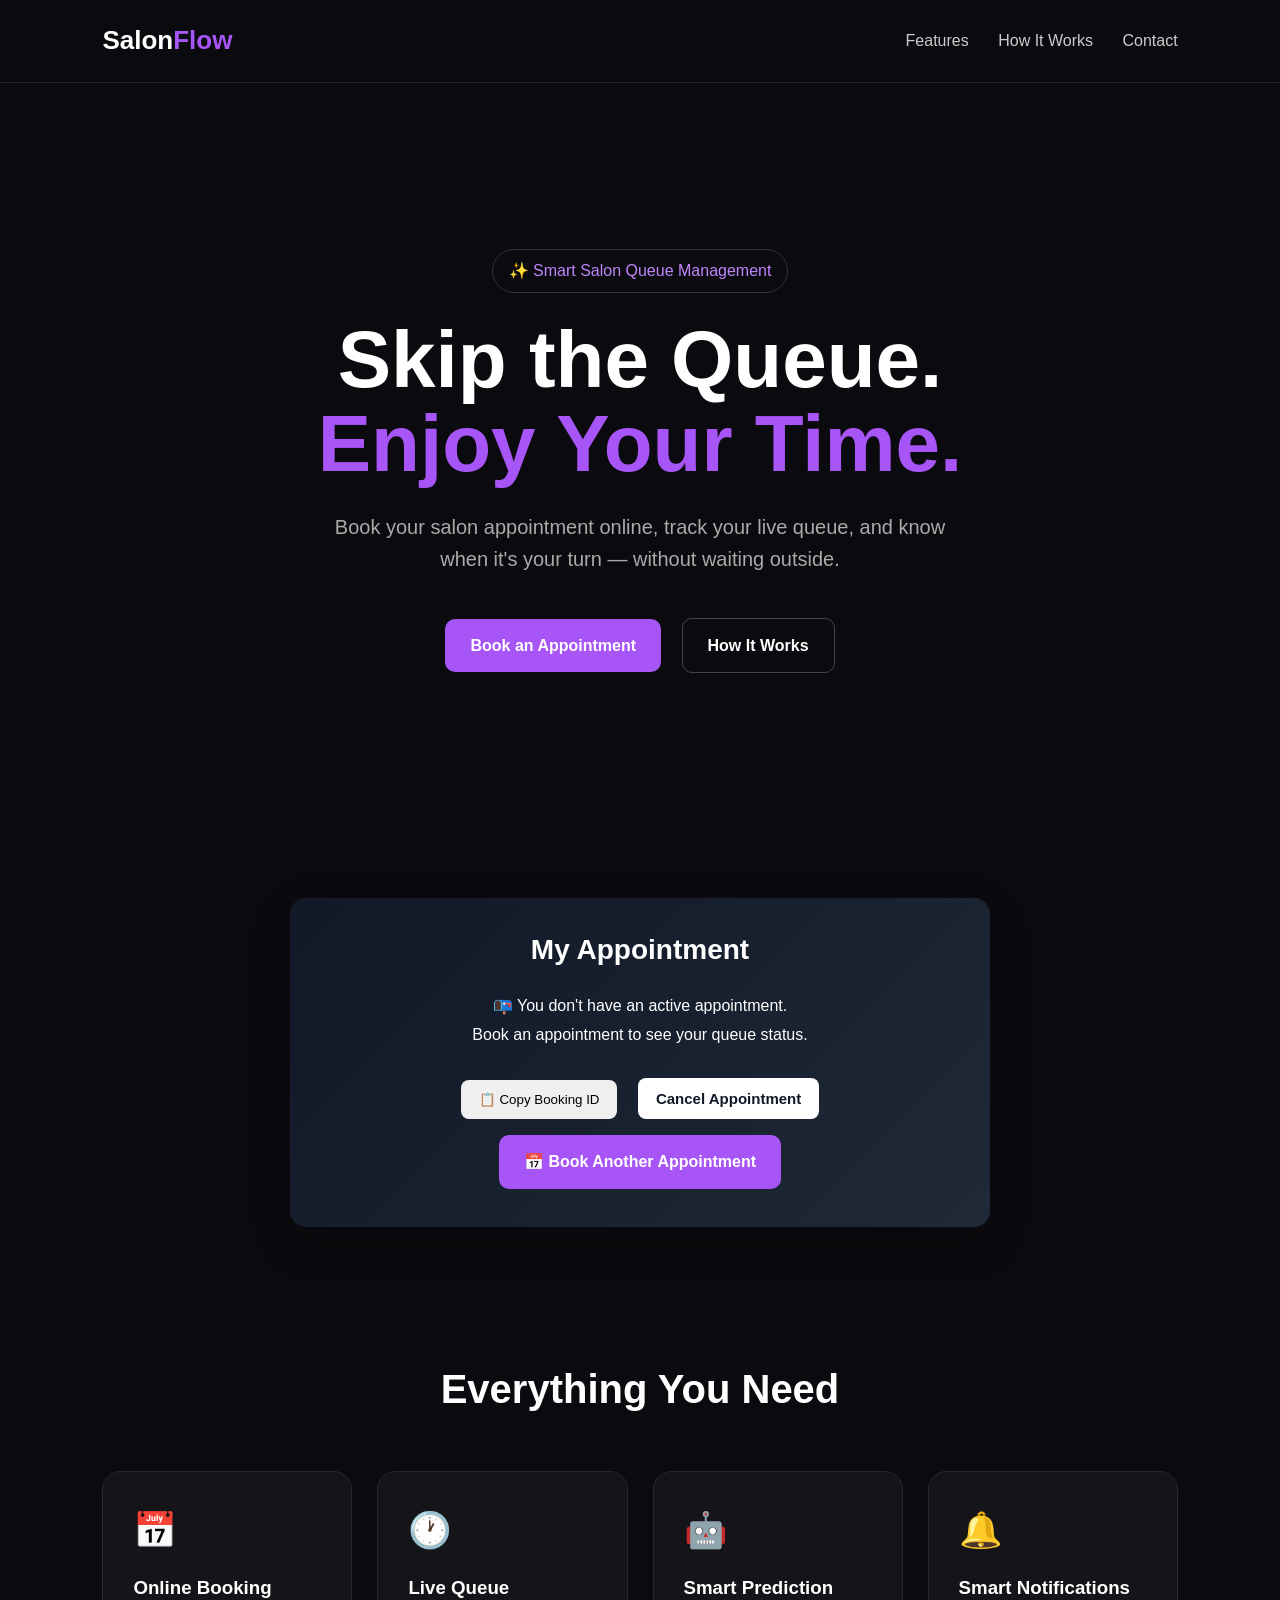
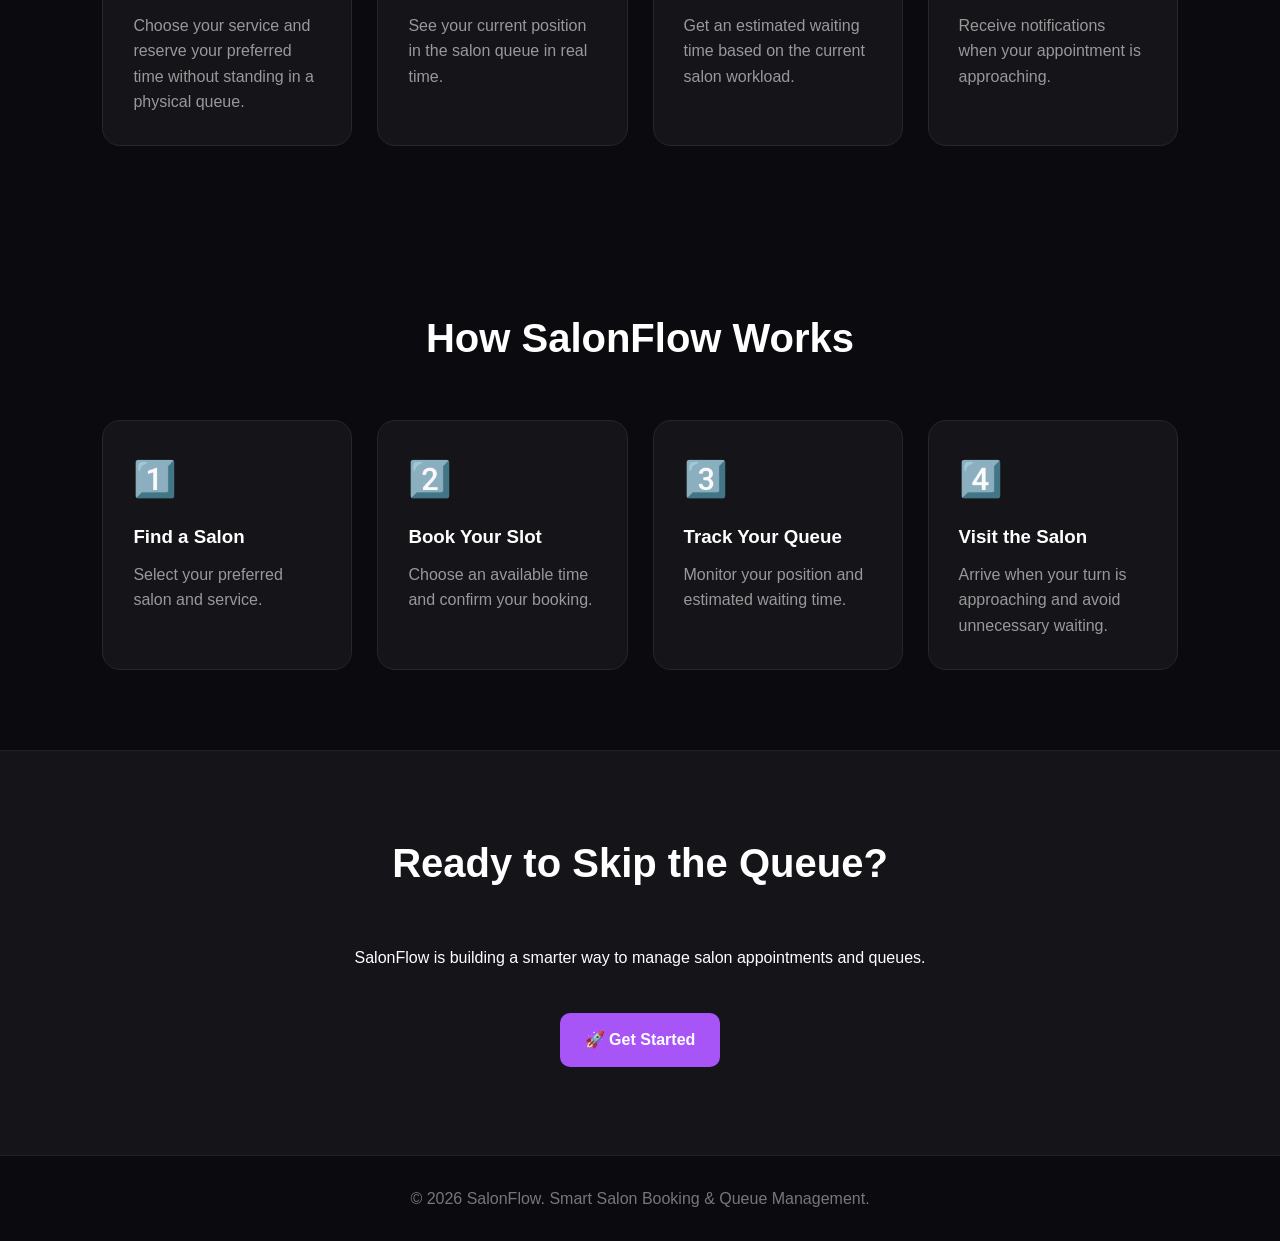
<file: index.html>
<!DOCTYPE html>
<html lang="en">
<head>
    <meta charset="UTF-8">
    <meta name="viewport" content="width=device-width, initial-scale=1.0">

    <title>SalonFlow — Smart Salon Booking</title>
    <link rel="stylesheet" href="style.css">
   
</head>

<body>

    <nav>
        <div class="logo">
            Salon<span>Flow</span>
        </div>

        <div>
            <a href="#features">Features</a>
            <a href="#how">How It Works</a>
            <a href="#contact">Contact</a>
        </div>
    </nav>


    <main>

        <section class="hero">

            <div class="hero-content">

                <div class="badge">
                    ✨ Smart Salon Queue Management
                </div>

                <h1>
                    Skip the Queue.<br>
                    <span>Enjoy Your Time.</span>
                </h1>

                <p>
                    Book your salon appointment online, track your live queue,
                    and know when it's your turn — without waiting outside.
                </p>

                <div class="buttons">
                   <a href="booking.html" class="btn primary">
                        Book an Appointment
                    </a>
                    <a href="#how" class="btn secondary">
                        How It Works
                    </a>
                </div>

            </div>

        </section>
     <!-- My Appointment -->
  <section id="myAppointment" class="appointment-status">
    <h2>My Appointment</h2>
<div id="bookingStatus" class="booking-status">
    🟢 Booking Confirmed
</div>
    <p id="appointmentDetails">
        No appointment booked yet.
    </p>
      <button id="copyBookingId" type="button">
    📋 Copy Booking ID
</button>
    <div id="queueStatus" class="queue-status">
    <h3>Queue Status</h3>
    <p>🟢 Appointment Confirmed</p>
    <p>👥 People Ahead: <span id="peopleAhead">3</span></p>
    <p>⏱️ Estimated Wait: <span id="waitTime">30 minutes</span></p>
    <p id="turnNotification" class="turn-notification"></p>
</div>
    <button id="cancelAppointment" type="button">
        Cancel Appointment
    </button>
<a href="booking.html" class="btn primary" id="bookAnotherAppointment">
    📅 Book Another Appointment
</a>
</section>


        <section id="features">

            <h2 class="section-title">
                Everything You Need
            </h2>

            <div class="features">

                <div class="card">
                    <div class="icon">📅</div>
                    <h3>Online Booking</h3>
                    <p>
                        Choose your service and reserve your preferred time
                        without standing in a physical queue.
                    </p>
                </div>

                <div class="card">
                    <div class="icon">🕐</div>
                    <h3>Live Queue</h3>
                    <p>
                        See your current position in the salon queue in
                        real time.
                    </p>
                </div>

                <div class="card">
                    <div class="icon">🤖</div>
                    <h3>Smart Prediction</h3>
                    <p>
                        Get an estimated waiting time based on the current
                        salon workload.
                    </p>
                </div>

                <div class="card">
                    <div class="icon">🔔</div>
                    <h3>Smart Notifications</h3>
                    <p>
                        Receive notifications when your appointment is
                        approaching.
                    </p>
                </div>

            </div>

        </section>


        <section id="how">

            <h2 class="section-title">
                How SalonFlow Works
            </h2>

            <div class="features">

                <div class="card">
                    <div class="icon">1️⃣</div>
                    <h3>Find a Salon</h3>
                    <p>
                        Select your preferred salon and service.
                    </p>
                </div>

                <div class="card">
                    <div class="icon">2️⃣</div>
                    <h3>Book Your Slot</h3>
                    <p>
                        Choose an available time and confirm your booking.
                    </p>
                </div>

                <div class="card">
                    <div class="icon">3️⃣</div>
                    <h3>Track Your Queue</h3>
                    <p>
                        Monitor your position and estimated waiting time.
                    </p>
                </div>

                <div class="card">
                    <div class="icon">4️⃣</div>
                    <h3>Visit the Salon</h3>
                    <p>
                        Arrive when your turn is approaching and avoid
                        unnecessary waiting.
                    </p>
                </div>

            </div>

        </section>


        <section class="cta" id="contact">

            <h2 class="section-title">
                Ready to Skip the Queue?
            </h2>

            <p>
                SalonFlow is building a smarter way to manage salon
                appointments and queues.
            </p>

            <div class="buttons">
             <a href="booking.html" class="btn primary">
    🚀 Get Started
</a>
            </div>

        </section>

    </main>


    <footer>
        © 2026 SalonFlow. Smart Salon Booking & Queue Management.
    </footer>

</body>
    <script src="script.js"></script>

</html>
</file>
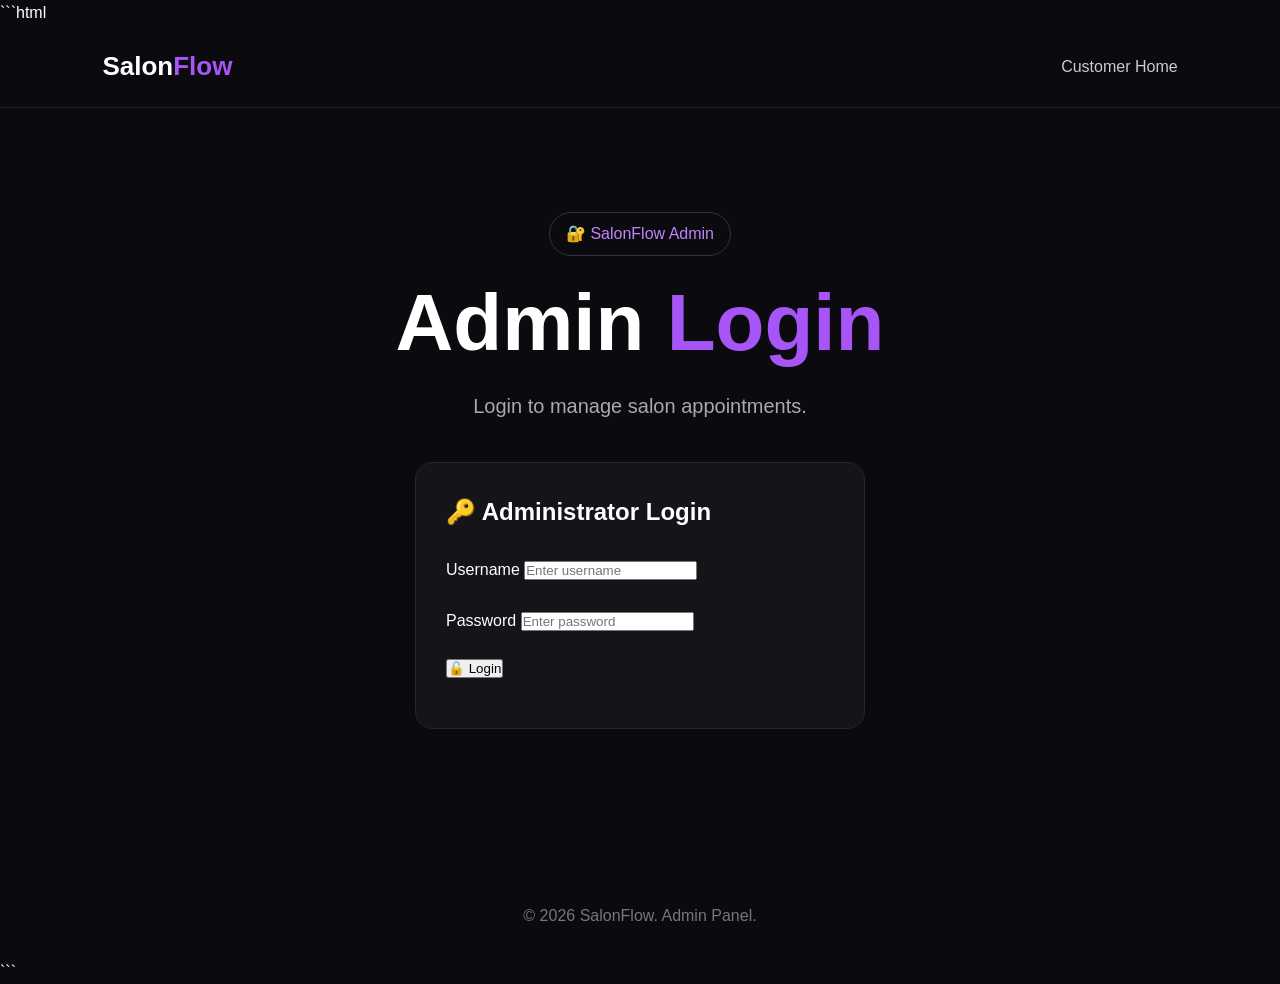
<file: admin-login.html>
```html
<!DOCTYPE html>
<html lang="en">
<head>
    <meta charset="UTF-8">
    <meta name="viewport" content="width=device-width, initial-scale=1.0">

    <title>SalonFlow — Admin Login</title>

    <link rel="stylesheet" href="style.css">
</head>

<body>

    <nav>
        <div class="logo">
            Salon<span>Flow</span>
        </div>

        <div>
            <a href="index.html">Customer Home</a>
        </div>
    </nav>


    <main>

        <section class="hero">

            <div class="hero-content">

                <div class="badge">
                    🔐 SalonFlow Admin
                </div>

                <h1>
                    Admin <span>Login</span>
                </h1>

                <p>
                    Login to manage salon appointments.
                </p>


                <div class="card"
                     style="
                        max-width:450px;
                        margin:40px auto;
                        text-align:left;
                     ">

                    <h2>🔑 Administrator Login</h2>

                    <br>


                    <label>
                        Username
                    </label>

                    <input
                        type="text"
                        id="adminUsername"
                        placeholder="Enter username"
                    >


                    <br><br>


                    <label>
                        Password
                    </label>

                    <input
                        type="password"
                        id="adminPassword"
                        placeholder="Enter password"
                    >


                    <br><br>


                    <button
                        id="adminLoginButton"
                    >
                        🔓 Login
                    </button>


                    <p
                        id="loginMessage"
                        style="margin-top:20px;"
                    ></p>

                </div>

            </div>

        </section>

    </main>


    <footer>
        © 2026 SalonFlow. Admin Panel.
    </footer>


    <script>

        const loginButton =
            document.getElementById(
                "adminLoginButton"
            );


        loginButton.addEventListener(
            "click",
            function () {

                const username =
                    document.getElementById(
                        "adminUsername"
                    ).value.trim();


                const password =
                    document.getElementById(
                        "adminPassword"
                    ).value;


                const message =
                    document.getElementById(
                        "loginMessage"
                    );


                // Demo credentials
                if (
                    username === "admin" &&
                    password === "salon123"
                ) {

                    sessionStorage.setItem(
                        "salonAdminLoggedIn",
                        "true"
                    );


                    message.textContent =
                        "✅ Login successful!";


                    setTimeout(
                        function () {

                            window.location.href =
                                "admin.html";

                        },
                        500
                    );

                } else {

                    message.textContent =
                        "❌ Invalid username or password.";

                }

            }
        );

    </script>

</body>
</html>
```
</file>
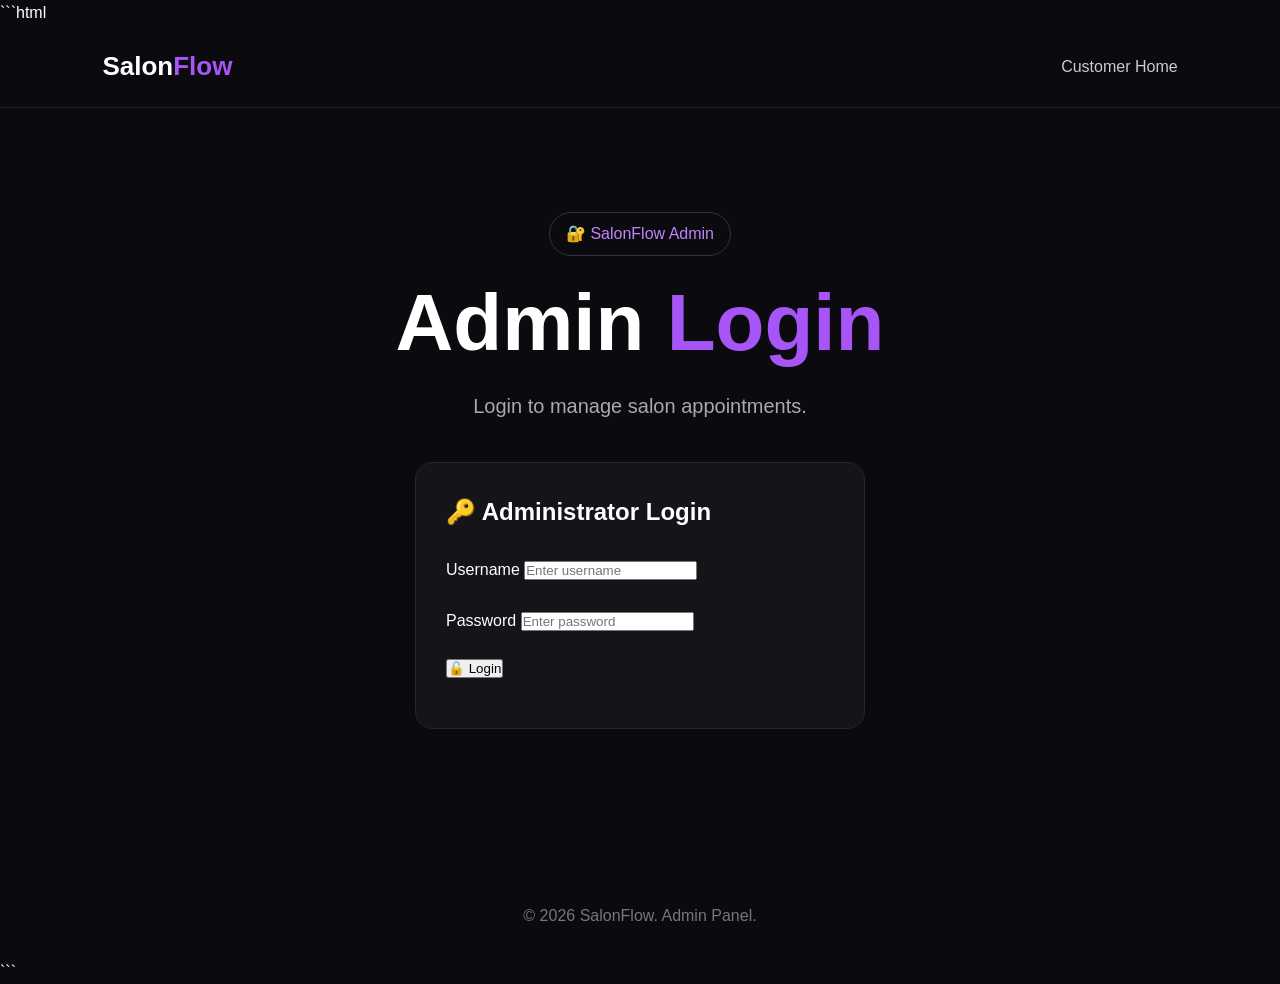
<file: admin.html>
<!DOCTYPE html>
<html lang="en">
<head>
    <meta charset="UTF-8">
    <meta name="viewport" content="width=device-width, initial-scale=1.0">

    <title>SalonFlow — Admin Dashboard</title>

    <link rel="stylesheet" href="style.css">
</head>

<body>

    <!-- ============================= -->
    <!-- NAVIGATION -->
    <!-- ============================= -->

    <nav>

        <div class="logo">
            Salon<span>Flow</span>
        </div>

        <div>

            <a href="index.html">
                Customer Home
            </a>

            <button
                id="logoutButton"
                style="margin-left:15px;"
            >
                🚪 Logout
            </button>

        </div>

    </nav>


    <!-- ============================= -->
    <!-- MAIN -->
    <!-- ============================= -->

    <main>

        <section class="hero">

            <div class="hero-content">


                <!-- ADMIN BADGE -->

                <div class="badge">
                    🏪 SalonFlow Admin
                </div>


                <!-- TITLE -->

                <h1>
                    Salon <span>Dashboard</span>
                </h1>


                <p>
                    Manage appointments, customers and the salon queue.
                </p>



                <!-- ============================= -->
                <!-- DASHBOARD STATISTICS -->
                <!-- ============================= -->

                <div
                    class="dashboard-grid"
                    style="
                        max-width:900px;
                        margin:40px auto;
                        display:grid;
                        grid-template-columns:repeat(auto-fit,minmax(180px,1fr));
                        gap:20px;
                    "
                >


                    <!-- TOTAL BOOKINGS -->

                    <div class="card">

                        <h3>
                            📅 Today's Bookings
                        </h3>

                        <h2 id="totalBookings">
                            0
                        </h2>

                    </div>



                    <!-- PENDING -->

                    <div class="card">

                        <h3>
                            ⏳ Pending
                        </h3>

                        <h2 id="pendingBookings">
                            0
                        </h2>

                    </div>



                    <!-- CONFIRMED -->

                    <div class="card">

                        <h3>
                            ✅ Confirmed
                        </h3>

                        <h2 id="confirmedBookings">
                            0
                        </h2>

                    </div>



                    <!-- CUSTOMERS -->

                    <div class="card">

                        <h3>
                            👥 Customers
                        </h3>

                        <h2 id="totalCustomers">
                            0
                        </h2>

                    </div>

                </div>



                <!-- ============================= -->
                <!-- APPOINTMENTS -->
                <!-- ============================= -->

                <div
                    class="card"
                    style="
                        max-width:900px;
                        margin:40px auto;
                        text-align:left;
                    "
                >


                    <div
                        style="
                            display:flex;
                            justify-content:space-between;
                            align-items:center;
                            gap:20px;
                            flex-wrap:wrap;
                        "
                    >

                        <div>

                            <h2>
                                📊 Today's Appointments
                            </h2>

                            <p>
                                View and manage customer bookings.
                            </p>

                        </div>


                        <button
                            onclick="loadBookings()"
                        >
                            🔄 Refresh
                        </button>

                    </div>


                    <br>


                    <!-- BOOKING DISPLAY -->

                    <div id="adminBooking">

                        <p>
                            📭 No appointments found.
                        </p>

                    </div>

                </div>



                <!-- ============================= -->
                <!-- QUEUE CONTROL -->
                <!-- ============================= -->

                <div
                    class="card"
                    style="
                        max-width:900px;
                        margin:40px auto;
                        text-align:left;
                    "
                >

                    <h2>
                        🎟️ Queue Control
                    </h2>

                    <p>
                        Control the current salon queue.
                    </p>

                    <br>


                    <div id="queueStatus">

                        <h3>

                            Current Queue:

                            <span id="queueNumber">
                                0
                            </span>

                        </h3>


                        <br>


                        <button
                            onclick="nextCustomer()"
                        >
                            ➡️ Next Customer
                        </button>

                    </div>

                </div>

            </div>

        </section>

    </main>



    <!-- ============================= -->
    <!-- FOOTER -->
    <!-- ============================= -->

    <footer>

        © 2026 SalonFlow. Admin Dashboard.

    </footer>



    <!-- ============================= -->
    <!-- LOGIN PROTECTION -->
    <!-- ============================= -->

    <script>

        // Check admin login

        if (
            sessionStorage.getItem(
                "salonAdminLoggedIn"
            ) !== "true"
        ) {

            window.location.href =
                "admin-login.html";

        }

    </script>



    <!-- ADMIN JAVASCRIPT -->

    <script src="admin.js"></script>



    <!-- ============================= -->
    <!-- LOGOUT -->
    <!-- ============================= -->

    <script>

        const logoutButton =
            document.getElementById(
                "logoutButton"
            );


        if (logoutButton) {

            logoutButton.addEventListener(
                "click",
                function () {

                    // Remove login session

                    sessionStorage.removeItem(
                        "salonAdminLoggedIn"
                    );


                    // Return to login

                    window.location.href =
                        "admin-login.html";

                }
            );

        }

    </script>

</body>
</html>
</file>
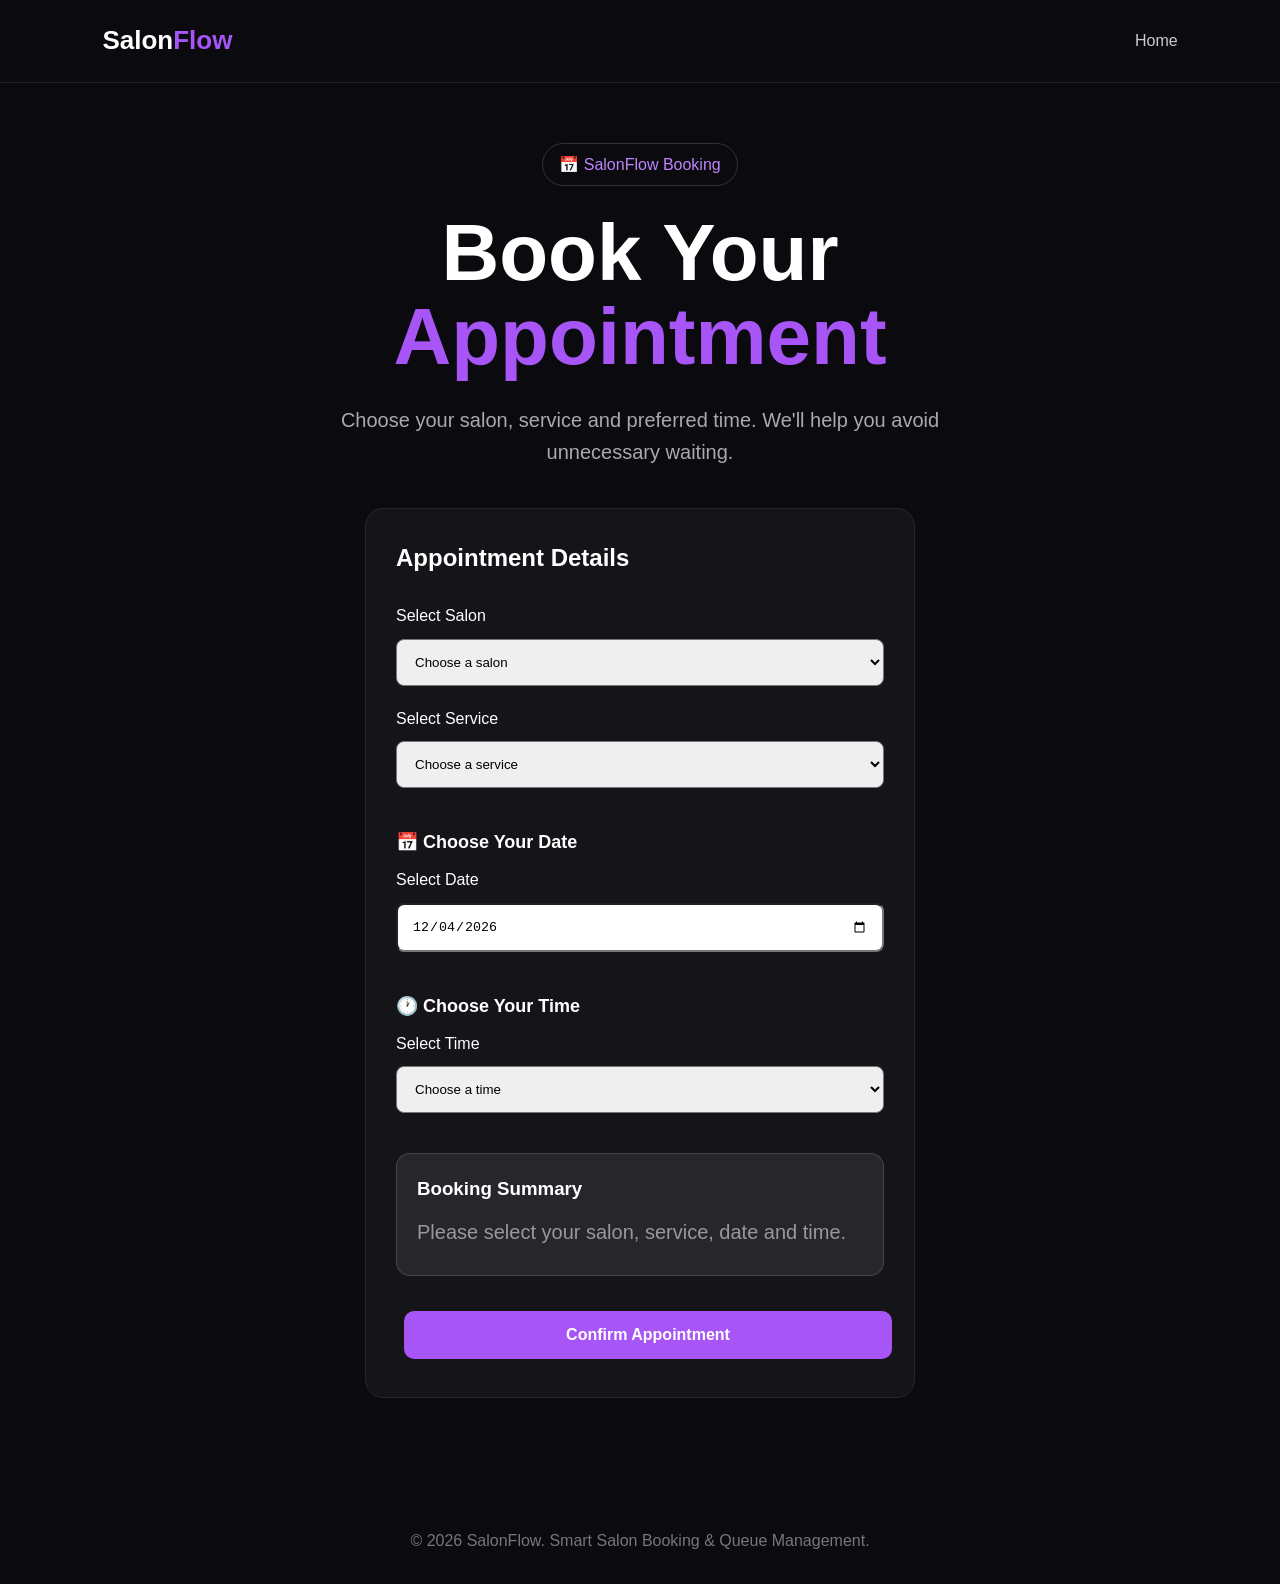
<file: booking.html>
<!DOCTYPE html>
<html lang="en">
<head>
    <meta charset="UTF-8">
    <meta name="viewport" content="width=device-width, initial-scale=1.0">

    <title>Book Appointment — SalonFlow</title>

    <link rel="stylesheet" href="style.css">
</head>

<body>

    <nav>
        <div class="logo">
            Salon<span>Flow</span>
        </div>

        <div>
            <a href="index.html">Home</a>
        </div>
    </nav>

    <section class="hero">

        <div class="hero-content">

            <div class="badge">
                📅 SalonFlow Booking
            </div>

            <h1>
                Book Your <span>Appointment</span>
            </h1>

            <p>
                Choose your salon, service and preferred time.
                We'll help you avoid unnecessary waiting.
            </p>

            <div class="card" style="max-width: 550px; margin: 40px auto; text-align: left;">

                <h2>Appointment Details</h2>

                <br>

                <label for="salon">Select Salon</label>

                <select id="salon" style="width:100%; padding:14px; margin:10px 0 20px; border-radius:8px;">
                    <option value="">Choose a salon</option>
                    <option>SalonFlow Central</option>
                    <option>Style Studio</option>
                    <option>Elite Hair Lounge</option>
                </select>


                <label for="service">Select Service</label>

                <select id="service" style="width:100%; padding:14px; margin:10px 0 20px; border-radius:8px;">
                    
                    <option value="">Choose a service</option>
<option value="Haircut" data-price="200">Haircut — ₹200</option>
<option value="Haircut + Styling" data-price="350">Haircut + Styling — ₹350</option>
<option value="Hair Wash" data-price="150">Hair Wash — ₹150</option>
<option value="Beard Trim" data-price="120">Beard Trim — ₹120</option>
<option value="Hair + Beard" data-price="300">Hair + Beard — ₹300</option>
                </select>


               <h3 class="booking-section-title">📅 Choose Your Date</h3>
<label for="date">Select Date</label>

<input
    type="date"
    id="date"
   
    style="width:100%; padding:14px; margin:10px 0 20px; border-radius:8px;"
>
               <h3 class="booking-section-title">🕐 Choose Your Time</h3>
<label for="time">Select Time</label>

                <select id="time" style="width:100%; padding:14px; margin:10px 0 20px; border-radius:8px;">
                    <option value="">Choose a time</option>
                    <option>10:00 AM</option>
                    <option>11:00 AM</option>
                    <option>12:00 PM</option>
                    <option>2:00 PM</option>
                    <option>3:00 PM</option>
                    <option>4:00 PM</option>
                    <option>5:00 PM</option>
                    <option>6:00 PM</option>
                </select>

       <div id="bookingSummary" class="booking-summary">
                    <h3>Booking Summary</h3>
                    <p>Please select your salon, service, date and time.</p>
                </div> 
                <button
                    id="confirmBooking"
                    class="btn primary"
                    style="border:none; cursor:pointer;"
                >
                    Confirm Appointment
                </button>

            </div>

        </div>

    </section>

    <footer>
        © 2026 SalonFlow. Smart Salon Booking & Queue Management.
    </footer>
<script src="script.js"></script>
</body>
</html>
</file>
<file: style.css>
* {
    margin: 0;
    padding: 0;
    box-sizing: border-box;
}

body {
    font-family: Arial, sans-serif;
    background: #0b0b0f;
    color: white;
    line-height: 1.6;
}

nav {
    display: flex;
    justify-content: space-between;
    align-items: center;
    padding: 20px 8%;
    border-bottom: 1px solid #222;
}

.logo {
    font-size: 26px;
    font-weight: bold;
}

.logo span {
    color: #a855f7;
}

nav a {
    color: #ccc;
    text-decoration: none;
    margin-left: 25px;
}

nav a:hover {
    color: white;
}

.hero {
    min-height: 85vh;
    display: flex;
    align-items: center;
    justify-content: center;
    text-align: center;
    padding: 60px 20px;
}

.hero-content {
    max-width: 850px;
}

.badge {
    display: inline-block;
    padding: 8px 16px;
    border: 1px solid #333;
    border-radius: 30px;
    color: #c084fc;
    margin-bottom: 25px;
}

h1 {
    font-size: clamp(45px, 7vw, 80px);
    line-height: 1.05;
    margin-bottom: 25px;
}

h1 span {
    color: #a855f7;
}

.hero p {
    color: #aaa;
    font-size: 20px;
    max-width: 650px;
    margin: auto;
}

.buttons {
    margin-top: 35px;
}

.btn {
    display: inline-block;
    padding: 14px 25px;
    border-radius: 10px;
    text-decoration: none;
    margin: 8px;
    font-weight: bold;
}

.primary {
    background: #a855f7;
    color: white;
}

.secondary {
    border: 1px solid #444;
    color: white;
}

section {
    padding: 80px 8%;
}

.section-title {
    text-align: center;
    font-size: 40px;
    margin-bottom: 50px;
}

.features {
    display: grid;
    grid-template-columns: repeat(auto-fit, minmax(220px, 1fr));
    gap: 25px;
}

.card {
    background: #141419;
    border: 1px solid #26262d;
    padding: 30px;
    border-radius: 18px;
}

.card .icon {
    font-size: 35px;
    margin-bottom: 15px;
}

.card h3 {
    margin-bottom: 10px;
}

.card p {
    color: #999;
}

.cta {
    text-align: center;
    background: #141419;
    border-top: 1px solid #222;
    border-bottom: 1px solid #222;
}

footer {
    text-align: center;
    padding: 30px;
    color: #777;
}

@media (max-width: 700px) {
    nav {
        padding: 18px 5%;
    }

    nav div:last-child {
        display: none;
    }

    section {
        padding: 60px 5%;
    }
}
.appointment-status {
    max-width: 700px;
    margin: 60px auto;
    padding: 35px;
    text-align: center;
    border-radius: 20px;
    background: linear-gradient(135deg, #111827, #1f2937);
    color: white;
    box-shadow: 0 15px 40px rgba(0, 0, 0, 0.18);
}

.appointment-status h2 {
    margin-bottom: 20px;
    font-size: 28px;
}

#appointmentDetails {
    line-height: 2;
    margin-bottom: 25px;
    font-size: 16px;
}

#cancelAppointment {
    padding: 12px 26px;
    border: none;
    border-radius: 10px;
    cursor: pointer;
    font-size: 15px;
    font-weight: 600;
    background: white;
    color: #111827;
    transition: 0.3s;
}

#cancelAppointment:hover {
    transform: translateY(-2px);
}
.queue-status {
    margin: 25px 0;
    padding: 20px;
    border-radius: 14px;
    background: rgba(255, 255, 255, 0.08);
}

.queue-status h3 {
    margin-bottom: 15px;
}

.queue-status p {
    margin: 8px 0;
}
.turn-notification {
    margin-top: 18px;
    padding: 12px 16px;
    border-radius: 10px;
    font-weight: 600;
    text-align: center;
    background: rgba(255, 255, 255, 0.12);
}
.booking-summary {
    margin: 20px 0;
    padding: 20px;
    border-radius: 14px;
    background: rgba(255, 255, 255, 0.08);
    border: 1px solid rgba(255, 255, 255, 0.15);
}

.booking-summary h3 {
    margin-bottom: 12px;
}

.booking-summary p {
    margin: 7px 0;
    line-height: 1.6;
}
.booking-section-title {
    margin: 20px 0 10px;
    font-size: 18px;
    font-weight: 600;
}
#confirmBooking {
    width: 100%;
    padding: 15px;
    margin-top: 15px;
    border: none;
    border-radius: 10px;
    font-size: 16px;
    font-weight: 600;
    cursor: pointer;
    transition: transform 0.2s ease, opacity 0.2s ease;
}

#confirmBooking:hover {
    transform: translateY(-2px);
    opacity: 0.9;
}

#confirmBooking:active {
    transform: translateY(0);
}
.booking-price {
    font-size: 18px;
    font-weight: 700;
    margin: 12px 0;
}
/* My Appointment */
.appointment-status {
    max-width: 700px;
    margin: 50px auto;
    padding: 30px;
    border-radius: 16px;
    text-align: center;
}

.appointment-status h2 {
    margin-bottom: 20px;
}

.booking-status {
    display: inline-block;
    padding: 8px 16px;
    border-radius: 20px;
    margin-bottom: 15px;
    font-weight: 600;
}

#appointmentDetails {
    line-height: 1.8;
    margin-bottom: 20px;
}

.queue-status {
    margin: 20px 0;
    padding: 20px;
    border-radius: 12px;
}

.turn-notification {
    margin-top: 15px;
    font-weight: 600;
}

#copyBookingId,
#cancelAppointment {
    margin: 8px;
    padding: 12px 18px;
    border: none;
    border-radius: 8px;
    cursor: pointer;
}
</file>
